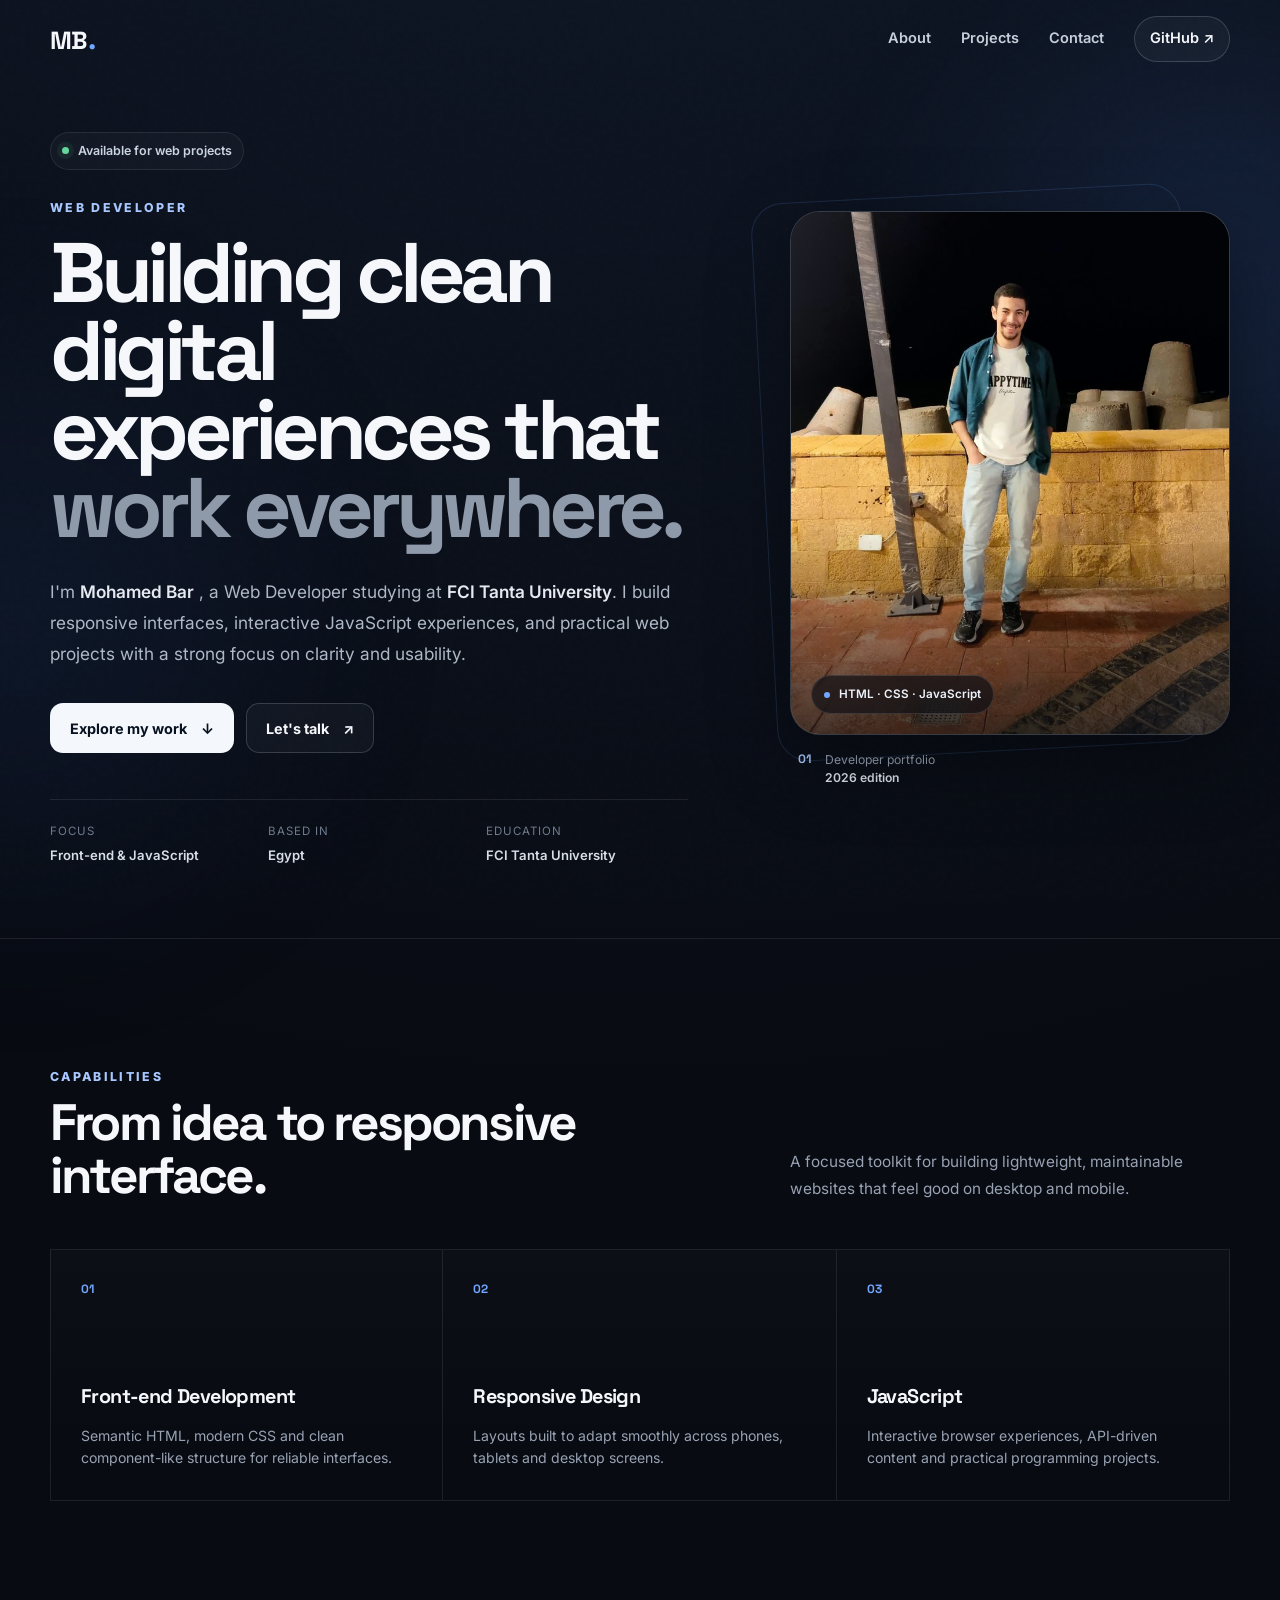
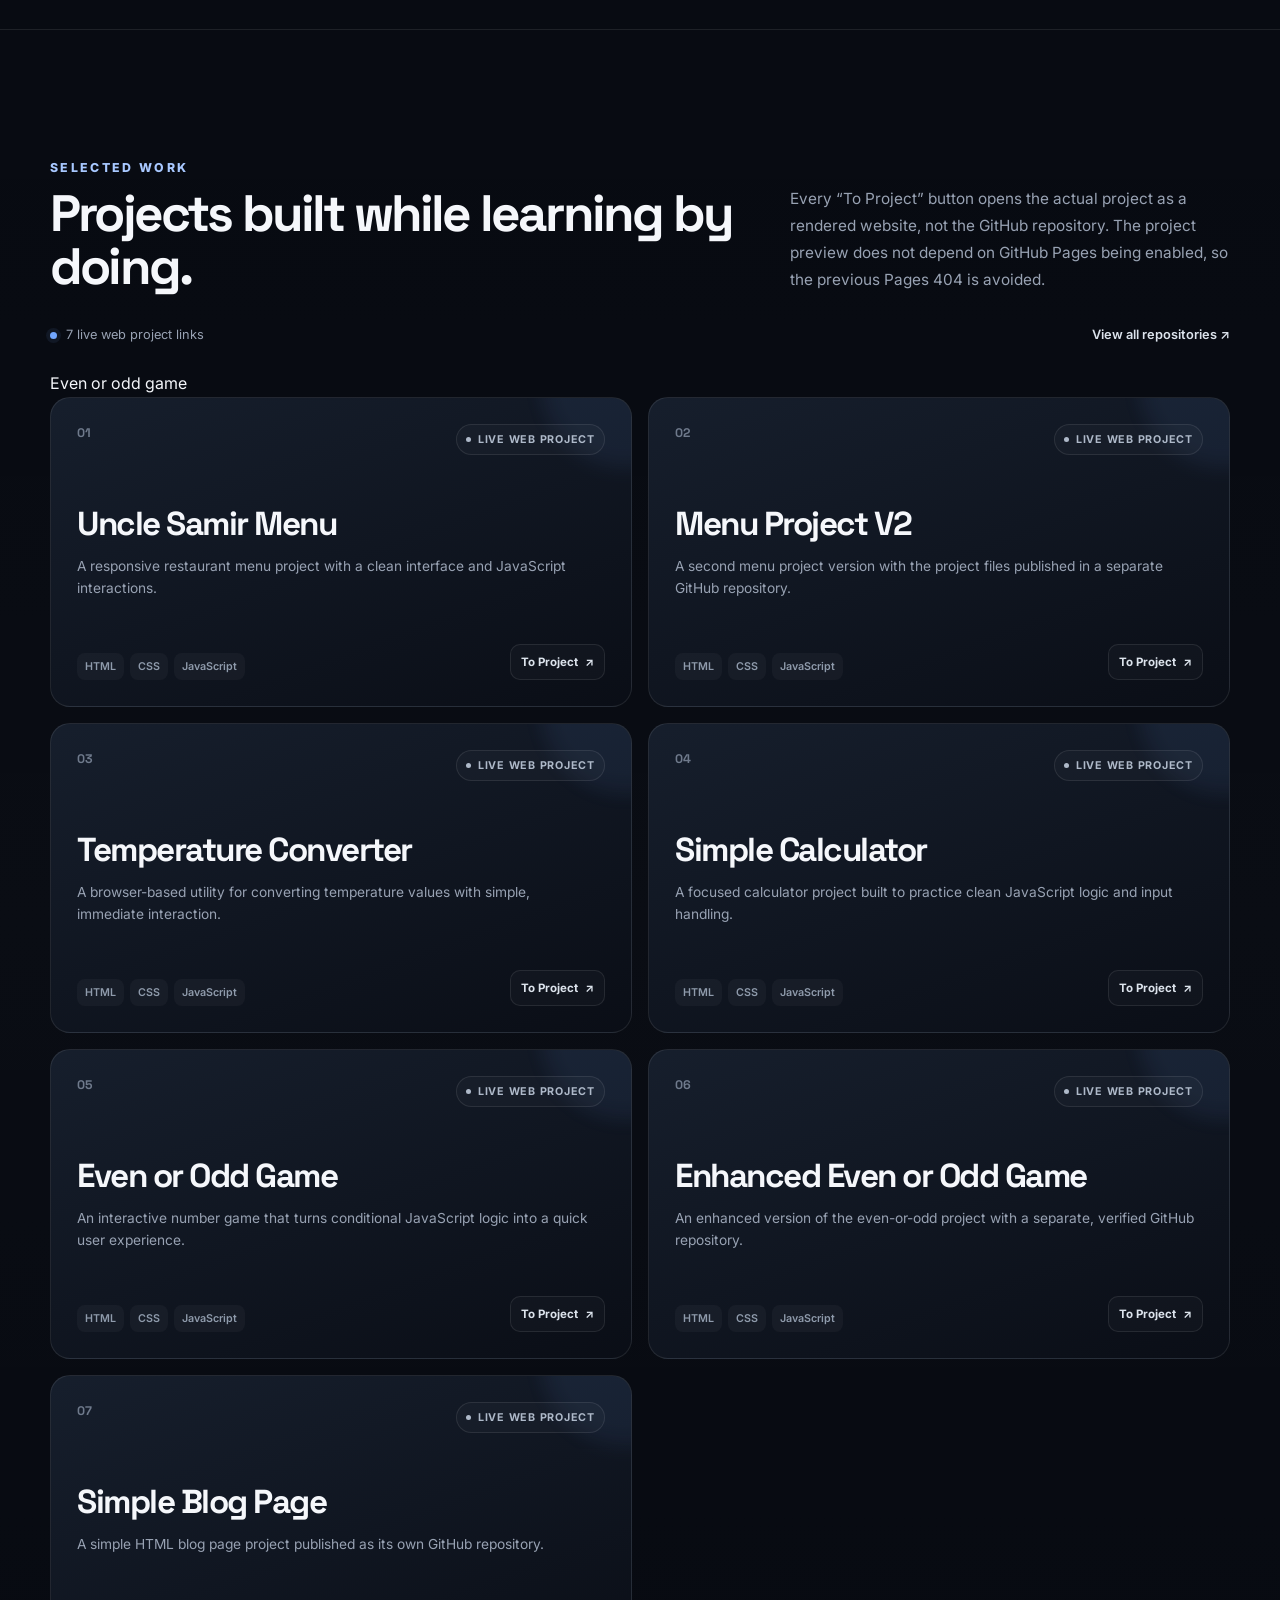
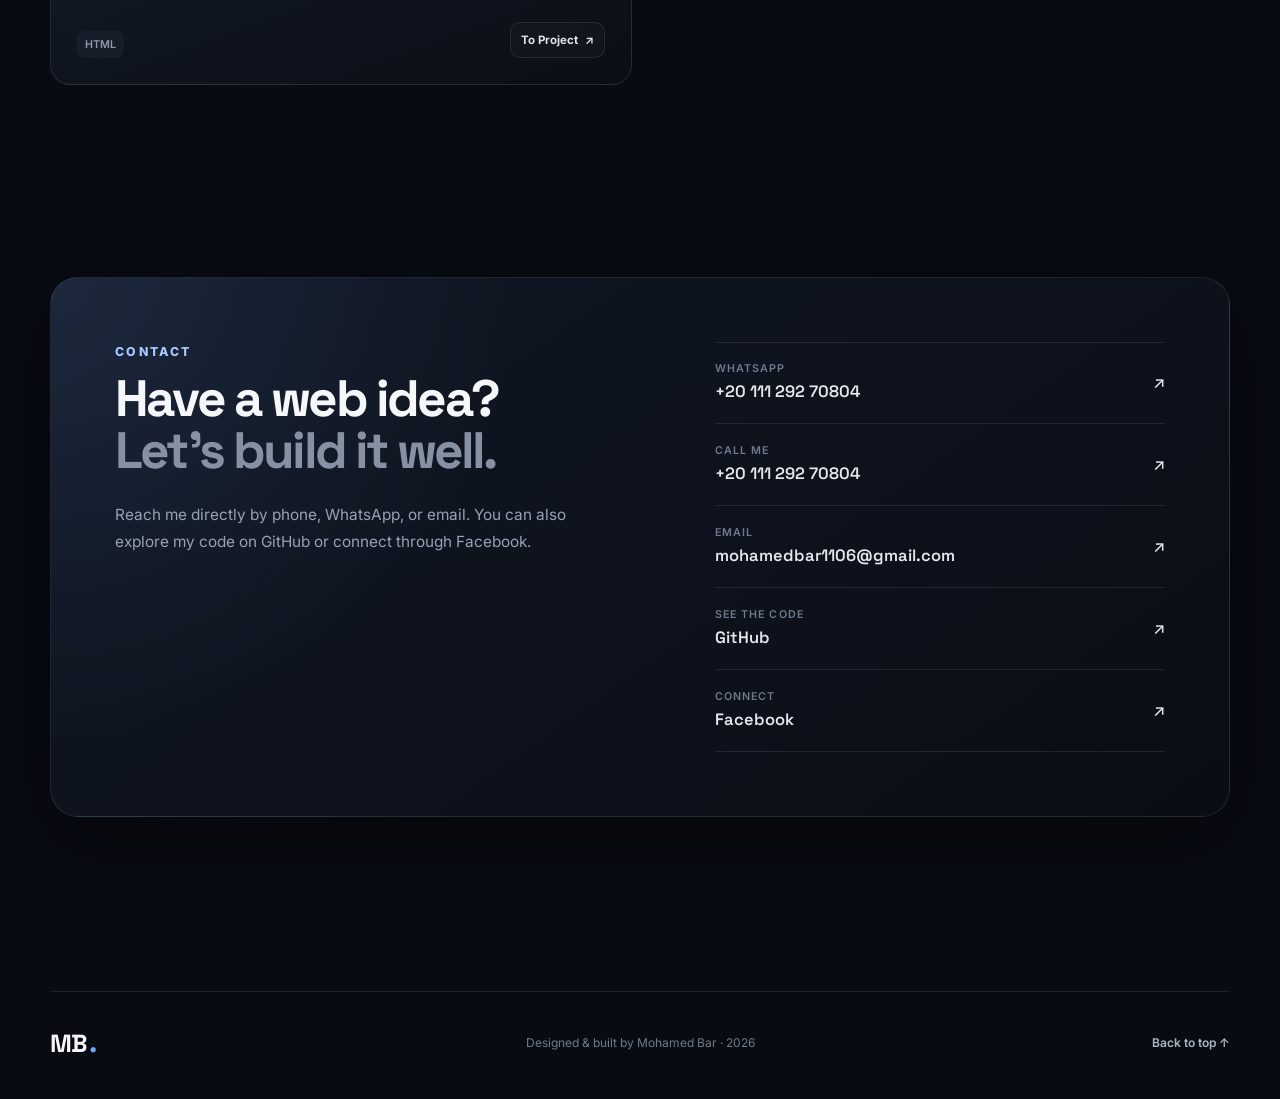
<file: index.html>
<!DOCTYPE html>
<html lang="en">
<head>
  <meta charset="UTF-8">
  <meta name="viewport" content="width=device-width, initial-scale=1.0">
  <meta name="description" content="Mohamed Bar — Web Developer portfolio featuring responsive front-end projects and JavaScript applications.">
  <meta name="theme-color" content="#080b12">
  <meta name="color-scheme" content="dark">
  <title>Mohamed Bar | Web Developer</title>
  <link rel="preconnect" href="https://fonts.googleapis.com">
  <link rel="preconnect" href="https://fonts.gstatic.com" crossorigin>
  <link href="https://fonts.googleapis.com/css2?family=Inter:wght@400;500;600;700;800&family=Space+Grotesk:wght@500;600;700&display=swap" rel="stylesheet">
  <link rel="stylesheet" href="style.css">
</head>
<body>
  <a class="skip-link" href="#main">Skip to content</a>

  <div class="page-noise" aria-hidden="true"></div>
  <div class="orb orb-one" aria-hidden="true"></div>
  <div class="orb orb-two" aria-hidden="true"></div>

  <header class="site-header" id="top">
    <nav class="navbar container" aria-label="Primary navigation">
      <a class="brand" href="#top" aria-label="Mohamed Bar home">
        <span class="brand-mark">MB</span>
        <span class="brand-dot">.</span>
      </a>

      <button class="menu-toggle" type="button" aria-expanded="false" aria-controls="nav-links" aria-label="Open navigation menu">
        <span></span><span></span>
      </button>

      <div class="nav-links" id="nav-links">
        <a href="#about">About</a>
        <a href="#projects">Projects</a>
        <a href="#contact">Contact</a>
        <a class="nav-cta" href="https://github.com/Mohamedbar11062006" target="_blank" rel="noopener noreferrer">GitHub <span aria-hidden="true">↗</span></a>
      </div>
    </nav>
  </header>
  
  <main id="main">
    <section class="hero" id="about">
      <div class="container hero-grid">
        <div class="hero-copy reveal">
          <div class="eyebrow"><span class="status-dot"></span> Available for web projects</div>
          <p class="hero-kicker">WEB DEVELOPER</p>
          <h1>Building clean digital experiences that <span>work everywhere.</span></h1>
          <p class="hero-lead">I'm <strong>Mohamed Bar</strong> , a Web Developer studying at <strong>FCI Tanta University</strong>. I build responsive interfaces, interactive JavaScript experiences, and practical web projects with a strong focus on clarity and usability.</p>

          <div class="hero-actions">
            <a class="button button-primary" href="#projects">Explore my work <span aria-hidden="true">↓</span></a>
            <a class="button button-secondary" href="https://wa.me/2011129270804" target="_blank" rel="noopener noreferrer">Let's talk <span aria-hidden="true">↗</span></a>
          </div>

          <div class="hero-meta" aria-label="Quick profile details">
            <div><span>Focus</span><strong>Front-end & JavaScript</strong></div>
            <div><span>Based in</span><strong>Egypt</strong></div>
            <div><span>Education</span><strong>FCI Tanta University</strong></div>
          </div>
        </div>

        <div class="portrait-wrap reveal" aria-label="Profile photo of Mohamed Bar">
          <div class="portrait-card">
            <img src="assets/profile.webp" alt="Mohamed Bar" width="900" height="900" loading="eager">
            <div class="portrait-shine" aria-hidden="true"></div>
            <div class="portrait-tag"><span></span> HTML · CSS · JavaScript</div>
          </div>
          <div class="portrait-caption"><span>01</span><p>Developer portfolio<br><strong>2026 edition</strong></p></div>
        </div>
      </div>
    </section>

    <section class="section skills-section" aria-labelledby="skills-title">
      <div class="container">
        <div class="section-heading reveal">
          <div>
            <p class="section-label">Capabilities</p>
            <h2 id="skills-title">From idea to responsive interface.</h2>
          </div>
          <p class="section-intro">A focused toolkit for building lightweight, maintainable websites that feel good on desktop and mobile.</p>
        </div>

        <div class="skills-grid">
          <article class="skill-card reveal">
            <span class="skill-index">01</span>
            <h3>Front-end Development</h3>
            <p>Semantic HTML, modern CSS and clean component-like structure for reliable interfaces.</p>
          </article>
          <article class="skill-card reveal">
            <span class="skill-index">02</span>
            <h3>Responsive Design</h3>
            <p>Layouts built to adapt smoothly across phones, tablets and desktop screens.</p>
          </article>
          <article class="skill-card reveal">
            <span class="skill-index">03</span>
            <h3>JavaScript</h3>
            <p>Interactive browser experiences, API-driven content and practical programming projects.</p>
          </article>
        </div>
      </div>
    </section>

    <section class="section projects-section" id="projects" aria-labelledby="projects-title">
      <div class="container">
        <div class="section-heading reveal">
          <div>
            <p class="section-label">Selected work</p>
            <h2 id="projects-title">Projects built while learning by doing.</h2>
          </div>
          <p class="section-intro">Every “To Project” button opens the actual project as a rendered website, not the GitHub repository. The project preview does not depend on GitHub Pages being enabled, so the previous Pages 404 is avoided.</p>
        </div>

        <div class="projects-toolbar reveal">
          <p id="project-status" role="status" aria-live="polite"><span class="status-pulse"></span> Loading live projects…</p>
          <a href="https://github.com/Mohamedbar11062006?tab=repositories" target="_blank" rel="noopener noreferrer">View all repositories <span aria-hidden="true">↗</span></a>
        </div>
               <a href="https://mohamedbar11062006.github.io/Enhanced-Even-or-Odd-Game-Project/">Even or odd game</a>
        <div class="projects-grid" id="projects-grid" aria-live="polite"></div>
      </div>
    </section>

    <section class="section contact-section" id="contact" aria-labelledby="contact-title">
      <div class="container contact-panel reveal">
        <div class="contact-copy">
          <p class="section-label">Contact</p>
          <h2 id="contact-title">Have a web idea?<br><span>Let's build it well.</span></h2>
          <p>Reach me directly by phone, WhatsApp, or email. You can also explore my code on GitHub or connect through Facebook.</p>
        </div>
        <div class="contact-actions">
          <a class="contact-link contact-link-primary" href="https://wa.me/2011129270804" target="_blank" rel="noopener noreferrer">
            <span><small>WhatsApp</small>+20 111 292 70804</span><b aria-hidden="true">↗</b>
          </a>
          <a class="contact-link" href="tel:+2011129270804">
            <span><small>Call me</small>+20 111 292 70804</span><b aria-hidden="true">↗</b>
          </a>
          <a class="contact-link" href="mailto:mohamedbar1106@gmail.com">
            <span><small>Email</small>mohamedbar1106@gmail.com</span><b aria-hidden="true">↗</b>
          </a>
          <a class="contact-link" href="https://github.com/Mohamedbar11062006" target="_blank" rel="noopener noreferrer">
            <span><small>See the code</small>GitHub</span><b aria-hidden="true">↗</b>
          </a>
          <a class="contact-link" href="https://www.facebook.com/mohamed.bar.3363" target="_blank" rel="noopener noreferrer">
            <span><small>Connect</small>Facebook</span><b aria-hidden="true">↗</b>
          </a>
        </div>
      </div>
    </section>
  </main>

  <footer class="footer">
    <div class="container footer-inner">
      <a class="brand footer-brand" href="#top" aria-label="Back to top"><span class="brand-mark">MB</span><span class="brand-dot">.</span></a>
      <p>Designed & built by Mohamed Bar <span aria-hidden="true">·</span> <span id="year">2026</span></p>
      <a href="#top">Back to top ↑</a>
    </div>
  </footer>

  <script src="script.js" defer></script>
</body>
</html>
</file>
<file: style.css>
:root {
  --bg: #080b12;
  --bg-soft: #0d111a;
  --surface: rgba(18, 24, 35, 0.78);
  --surface-solid: #111823;
  --surface-2: #151e2b;
  --text: #f5f7fb;
  --muted: #98a2b3;
  --muted-2: #6f7a8c;
  --accent: #72a7ff;
  --accent-2: #a8c8ff;
  --border: rgba(255, 255, 255, 0.09);
  --border-strong: rgba(255, 255, 255, 0.16);
  --shadow: 0 24px 80px rgba(0, 0, 0, 0.38);
  --radius-lg: 28px;
  --radius-md: 20px;
  --radius-sm: 14px;
  --container: 1180px;
}

* {
  box-sizing: border-box;
  margin: 0;
  padding: 0;
}

html {
  scroll-behavior: smooth;
  scroll-padding-top: 92px;
}

body {
  min-width: 320px;
  overflow-x: hidden;
  font-family: Inter, system-ui, -apple-system, BlinkMacSystemFont, "Segoe UI", sans-serif;
  color: var(--text);
  background:
    radial-gradient(circle at 50% -20%, rgba(69, 116, 193, 0.17), transparent 38%),
    var(--bg);
  line-height: 1.6;
  -webkit-font-smoothing: antialiased;
}

body.menu-open {
  overflow: hidden;
}

a {
  color: inherit;
  text-decoration: none;
}

button,
a {
  -webkit-tap-highlight-color: transparent;
}

button {
  font: inherit;
}

img {
  display: block;
  max-width: 100%;
}

::selection {
  color: #07101e;
  background: var(--accent-2);
}

.container {
  width: min(calc(100% - 40px), var(--container));
  margin-inline: auto;
}

.skip-link {
  position: fixed;
  left: 16px;
  top: -60px;
  z-index: 9999;
  padding: 10px 14px;
  color: #06101f;
  background: #fff;
  border-radius: 10px;
  transition: top 0.2s ease;
}

.skip-link:focus {
  top: 16px;
}

.page-noise {
  position: fixed;
  inset: 0;
  z-index: -4;
  pointer-events: none;
  opacity: 0.28;
  background-image: url("data:image/svg+xml,%3Csvg viewBox='0 0 180 180' xmlns='http://www.w3.org/2000/svg'%3E%3Cfilter id='n'%3E%3CfeTurbulence type='fractalNoise' baseFrequency='.9' numOctaves='2' stitchTiles='stitch'/%3E%3C/filter%3E%3Crect width='100%25' height='100%25' filter='url(%23n)' opacity='.05'/%3E%3C/svg%3E");
}

.orb {
  position: fixed;
  z-index: -3;
  width: 460px;
  height: 460px;
  border-radius: 50%;
  filter: blur(120px);
  pointer-events: none;
  opacity: 0.14;
}

.orb-one {
  top: 8%;
  right: -180px;
  background: #4f8cff;
}

.orb-two {
  left: -220px;
  bottom: 5%;
  background: #284c91;
}

.site-header {
  position: fixed;
  top: 0;
  left: 0;
  z-index: 1000;
  width: 100%;
  border-bottom: 1px solid transparent;
  transition: background 0.25s ease, border-color 0.25s ease, backdrop-filter 0.25s ease;
}

.site-header.scrolled {
  background: rgba(8, 11, 18, 0.78);
  border-color: var(--border);
  backdrop-filter: blur(18px);
  -webkit-backdrop-filter: blur(18px);
}

.navbar {
  min-height: 78px;
  display: flex;
  align-items: center;
  justify-content: space-between;
}

.brand {
  display: inline-flex;
  align-items: baseline;
  font-family: "Space Grotesk", Inter, sans-serif;
  font-weight: 700;
  letter-spacing: -0.06em;
}

.brand-mark {
  font-size: 1.55rem;
}

.brand-dot {
  margin-left: 2px;
  color: var(--accent);
  font-size: 1.75rem;
}

.nav-links {
  display: flex;
  align-items: center;
  gap: 30px;
  font-size: 0.91rem;
  font-weight: 600;
  color: #c7cfdb;
}

.nav-links > a:not(.nav-cta) {
  position: relative;
  padding-block: 8px;
}

.nav-links > a:not(.nav-cta)::after {
  content: "";
  position: absolute;
  left: 0;
  bottom: 2px;
  width: 100%;
  height: 1px;
  background: var(--accent);
  transform: scaleX(0);
  transform-origin: right;
  transition: transform 0.25s ease;
}

.nav-links > a:not(.nav-cta):hover::after,
.nav-links > a:not(.nav-cta):focus-visible::after {
  transform: scaleX(1);
  transform-origin: left;
}

.nav-cta {
  padding: 10px 15px;
  border: 1px solid var(--border-strong);
  border-radius: 999px;
  color: var(--text);
  background: rgba(255,255,255,0.035);
  transition: transform 0.2s ease, border-color 0.2s ease, background 0.2s ease;
}

.nav-cta:hover {
  transform: translateY(-1px);
  border-color: rgba(114, 167, 255, 0.48);
  background: rgba(114, 167, 255, 0.08);
}

.menu-toggle {
  display: none;
  width: 44px;
  height: 44px;
  align-items: center;
  justify-content: center;
  flex-direction: column;
  gap: 7px;
  border: 1px solid var(--border);
  border-radius: 12px;
  color: var(--text);
  background: rgba(255,255,255,0.04);
  cursor: pointer;
}

.menu-toggle span {
  width: 18px;
  height: 1.5px;
  background: currentColor;
  transition: transform 0.25s ease;
}

.menu-toggle[aria-expanded="true"] span:first-child {
  transform: translateY(4.25px) rotate(45deg);
}

.menu-toggle[aria-expanded="true"] span:last-child {
  transform: translateY(-4.25px) rotate(-45deg);
}

.hero {
  position: relative;
  min-height: 100svh;
  display: flex;
  align-items: center;
  padding: 132px 0 72px;
}

.hero-grid {
  display: grid;
  grid-template-columns: minmax(0, 1.17fr) minmax(340px, 0.83fr);
  align-items: center;
  gap: clamp(50px, 7vw, 96px);
}

.eyebrow {
  width: fit-content;
  display: inline-flex;
  align-items: center;
  gap: 9px;
  padding: 8px 11px;
  margin-bottom: 28px;
  border: 1px solid var(--border);
  border-radius: 999px;
  color: #cbd4e1;
  background: rgba(255,255,255,0.028);
  font-size: 0.78rem;
  font-weight: 600;
}

.status-dot {
  width: 7px;
  height: 7px;
  border-radius: 50%;
  background: #66d69e;
  box-shadow: 0 0 0 5px rgba(102, 214, 158, 0.08);
}

.hero-kicker,
.section-label {
  color: var(--accent-2);
  font-size: 0.77rem;
  font-weight: 800;
  letter-spacing: 0.19em;
  text-transform: uppercase;
}

.hero-kicker {
  margin-bottom: 16px;
}

.hero h1 {
  max-width: 760px;
  font-family: "Space Grotesk", Inter, sans-serif;
  font-size: clamp(3.45rem, 6.6vw, 6.7rem);
  line-height: 0.93;
  letter-spacing: -0.065em;
}

.hero h1 span {
  color: #8e99aa;
}

.hero-lead {
  max-width: 680px;
  margin-top: 28px;
  color: #aeb8c6;
  font-size: clamp(1rem, 1.35vw, 1.15rem);
  line-height: 1.8;
}

.hero-lead strong {
  color: #e6eaf0;
  font-weight: 600;
}

.hero-actions {
  display: flex;
  flex-wrap: wrap;
  gap: 12px;
  margin-top: 34px;
}

.button {
  min-height: 50px;
  display: inline-flex;
  align-items: center;
  justify-content: center;
  gap: 14px;
  padding: 0 19px;
  border: 1px solid transparent;
  border-radius: 13px;
  font-size: 0.9rem;
  font-weight: 700;
  transition: transform 0.2s ease, border-color 0.2s ease, background 0.2s ease;
}

.button:hover {
  transform: translateY(-2px);
}

.button-primary {
  color: #081120;
  background: #f4f7fb;
}

.button-primary:hover {
  background: #dfe9fb;
}

.button-secondary {
  color: var(--text);
  border-color: var(--border-strong);
  background: rgba(255,255,255,0.035);
}

.button-secondary:hover {
  border-color: rgba(114, 167, 255, 0.45);
  background: rgba(114, 167, 255, 0.08);
}

.hero-meta {
  display: grid;
  grid-template-columns: repeat(3, minmax(0, 1fr));
  gap: 16px;
  max-width: 720px;
  margin-top: 46px;
  padding-top: 22px;
  border-top: 1px solid var(--border);
}

.hero-meta div {
  display: flex;
  flex-direction: column;
  gap: 4px;
}

.hero-meta span {
  color: var(--muted-2);
  font-size: 0.72rem;
  text-transform: uppercase;
  letter-spacing: 0.09em;
}

.hero-meta strong {
  color: #d7dee8;
  font-size: 0.82rem;
  font-weight: 600;
}

.portrait-wrap {
  position: relative;
  width: min(100%, 440px);
  justify-self: end;
}

.portrait-wrap::before {
  content: "";
  position: absolute;
  inset: -18px 36px 34px -26px;
  z-index: -1;
  border: 1px solid rgba(114, 167, 255, 0.16);
  border-radius: 32px;
  transform: rotate(-3deg);
}

.portrait-card {
  position: relative;
  aspect-ratio: 0.84 / 1;
  overflow: hidden;
  border: 1px solid var(--border-strong);
  border-radius: 30px;
  background: var(--surface-solid);
  box-shadow: var(--shadow);
}

.portrait-card img {
  width: 100%;
  height: 100%;
  object-fit: cover;
  object-position: center 24%;
  filter: saturate(0.9) contrast(1.03);
}

.portrait-card::after {
  content: "";
  position: absolute;
  inset: 0;
  background: linear-gradient(to top, rgba(5, 8, 14, 0.72), transparent 42%);
  pointer-events: none;
}

.portrait-shine {
  position: absolute;
  inset: 0;
  z-index: 2;
  pointer-events: none;
  background: linear-gradient(118deg, rgba(255,255,255,0.1), transparent 23%, transparent 76%, rgba(114,167,255,0.08));
}

.portrait-tag {
  position: absolute;
  left: 20px;
  bottom: 20px;
  z-index: 3;
  display: flex;
  align-items: center;
  gap: 9px;
  padding: 9px 12px;
  border: 1px solid rgba(255,255,255,0.13);
  border-radius: 999px;
  color: #eef3fb;
  background: rgba(7, 11, 18, 0.62);
  backdrop-filter: blur(12px);
  font-size: 0.73rem;
  font-weight: 600;
}

.portrait-tag span {
  width: 6px;
  height: 6px;
  border-radius: 50%;
  background: var(--accent);
}

.portrait-caption {
  display: flex;
  align-items: flex-start;
  gap: 13px;
  padding: 16px 8px 0;
  color: var(--muted);
  font-size: 0.76rem;
  line-height: 1.45;
}

.portrait-caption > span {
  color: var(--accent-2);
  font-family: "Space Grotesk", sans-serif;
  font-weight: 700;
}

.portrait-caption strong {
  color: #dbe2ec;
  font-weight: 600;
}

.section {
  padding: clamp(88px, 10vw, 136px) 0;
}

.skills-section {
  border-top: 1px solid var(--border);
}

.section-heading {
  display: grid;
  grid-template-columns: minmax(0, 1fr) minmax(280px, 440px);
  align-items: end;
  gap: 40px;
  margin-bottom: 46px;
}

.section-label {
  margin-bottom: 11px;
}

.section-heading h2,
.contact-copy h2 {
  font-family: "Space Grotesk", Inter, sans-serif;
  font-size: clamp(2.2rem, 4vw, 4.25rem);
  line-height: 1.03;
  letter-spacing: -0.055em;
}

.section-intro,
.contact-copy > p:last-child {
  color: var(--muted);
  font-size: 0.96rem;
  line-height: 1.75;
}

.skills-grid {
  display: grid;
  grid-template-columns: repeat(3, minmax(0, 1fr));
  border-top: 1px solid var(--border);
  border-bottom: 1px solid var(--border);
}

.skill-card {
  min-height: 250px;
  display: flex;
  flex-direction: column;
  padding: 30px;
  border-right: 1px solid var(--border);
  background: linear-gradient(180deg, rgba(255,255,255,0.018), transparent);
  transition: background 0.25s ease;
}

.skill-card:first-child {
  border-left: 1px solid var(--border);
}

.skill-card:hover {
  background: linear-gradient(180deg, rgba(114,167,255,0.07), rgba(255,255,255,0.012));
}

.skill-index {
  margin-bottom: auto;
  color: var(--accent);
  font-family: "Space Grotesk", sans-serif;
  font-size: 0.75rem;
  font-weight: 700;
}

.skill-card h3 {
  margin-top: 52px;
  font-family: "Space Grotesk", sans-serif;
  font-size: 1.24rem;
  letter-spacing: -0.03em;
}

.skill-card p {
  margin-top: 12px;
  color: var(--muted);
  font-size: 0.88rem;
}

.projects-section {
  position: relative;
  background: linear-gradient(180deg, transparent, rgba(255,255,255,0.012), transparent);
  border-top: 1px solid var(--border);
}

.projects-toolbar {
  display: flex;
  align-items: center;
  justify-content: space-between;
  gap: 20px;
  margin: -15px 0 26px;
  color: var(--muted);
  font-size: 0.8rem;
}

.projects-toolbar p {
  display: inline-flex;
  align-items: center;
  gap: 9px;
}

.status-pulse {
  width: 7px;
  height: 7px;
  border-radius: 50%;
  background: var(--accent);
  box-shadow: 0 0 0 4px rgba(114,167,255,0.08);
}

.projects-toolbar a {
  color: #dce3ec;
  font-weight: 600;
  transition: color 0.2s ease;
}

.projects-toolbar a:hover {
  color: var(--accent-2);
}

.projects-grid {
  display: grid;
  grid-template-columns: repeat(2, minmax(0, 1fr));
  gap: 16px;
}

.project-card {
  position: relative;
  min-height: 310px;
  overflow: hidden;
  display: flex;
  flex-direction: column;
  padding: 26px;
  border: 1px solid var(--border);
  border-radius: var(--radius-md);
  background: linear-gradient(160deg, rgba(24, 33, 47, 0.92), rgba(11, 15, 23, 0.92));
  transition: transform 0.25s ease, border-color 0.25s ease, box-shadow 0.25s ease;
}

.project-card::before {
  content: "";
  position: absolute;
  width: 170px;
  height: 170px;
  top: -100px;
  right: -80px;
  border-radius: 50%;
  background: var(--project-glow, rgba(114,167,255,0.12));
  filter: blur(10px);
  opacity: 0.65;
  transition: transform 0.35s ease;
}

.project-card:hover {
  transform: translateY(-4px);
  border-color: rgba(114,167,255,0.28);
  box-shadow: 0 24px 60px rgba(0,0,0,0.22);
}

.project-card:hover::before {
  transform: scale(1.16);
}

.project-top,
.project-footer {
  position: relative;
  z-index: 1;
}

.project-top {
  display: flex;
  align-items: flex-start;
  justify-content: space-between;
  gap: 20px;
}

.project-number {
  color: var(--muted-2);
  font-family: "Space Grotesk", sans-serif;
  font-size: 0.78rem;
  font-weight: 700;
}

.project-badge {
  display: inline-flex;
  align-items: center;
  gap: 7px;
  padding: 6px 9px;
  border: 1px solid var(--border);
  border-radius: 999px;
  color: #aeb9c9;
  background: rgba(255,255,255,0.025);
  font-size: 0.67rem;
  font-weight: 700;
  text-transform: uppercase;
  letter-spacing: 0.07em;
}

.project-badge::before {
  content: "";
  width: 5px;
  height: 5px;
  border-radius: 50%;
  background: currentColor;
}

.project-card h3 {
  position: relative;
  z-index: 1;
  margin-top: 52px;
  font-family: "Space Grotesk", sans-serif;
  font-size: clamp(1.55rem, 2.6vw, 2.1rem);
  line-height: 1.05;
  letter-spacing: -0.045em;
}

.project-card > p {
  position: relative;
  z-index: 1;
  max-width: 520px;
  margin-top: 13px;
  color: var(--muted);
  font-size: 0.86rem;
}

.project-footer {
  margin-top: auto;
  padding-top: 30px;
  display: flex;
  align-items: end;
  justify-content: space-between;
  gap: 18px;
}

.project-tech {
  display: flex;
  flex-wrap: wrap;
  gap: 6px;
}

.project-tech span {
  padding: 5px 8px;
  border-radius: 8px;
  color: #8f9bac;
  background: rgba(255,255,255,0.035);
  font-size: 0.67rem;
  font-weight: 600;
}

.project-links {
  display: flex;
  flex-wrap: wrap;
  justify-content: flex-end;
  gap: 8px;
}

.project-link {
  display: inline-flex;
  align-items: center;
  gap: 7px;
  padding: 8px 10px;
  border: 1px solid var(--border);
  border-radius: 10px;
  color: #dce3ec;
  background: rgba(255,255,255,0.025);
  font-size: 0.72rem;
  font-weight: 700;
  transition: border-color 0.2s ease, background 0.2s ease, color 0.2s ease;
}

.project-link:hover {
  color: #fff;
  border-color: rgba(114,167,255,0.35);
  background: rgba(114,167,255,0.08);
}

.contact-section {
  padding-top: 64px;
}

.contact-panel {
  display: grid;
  grid-template-columns: minmax(0, 1.05fr) minmax(330px, 0.95fr);
  gap: clamp(50px, 8vw, 110px);
  padding: clamp(34px, 5vw, 64px);
  border: 1px solid var(--border);
  border-radius: var(--radius-lg);
  background:
    radial-gradient(circle at 0 0, rgba(114,167,255,0.12), transparent 36%),
    linear-gradient(145deg, rgba(18,25,37,0.94), rgba(10,14,22,0.94));
  box-shadow: var(--shadow);
}

.contact-copy h2 span {
  color: #8692a4;
}

.contact-copy > p:last-child {
  max-width: 560px;
  margin-top: 24px;
}

.contact-actions {
  display: flex;
  flex-direction: column;
  justify-content: center;
}

.contact-link {
  display: flex;
  align-items: center;
  justify-content: space-between;
  gap: 20px;
  min-height: 82px;
  padding: 14px 0;
  border-bottom: 1px solid var(--border);
  color: #e3e8ef;
  transition: color 0.2s ease, padding 0.2s ease;
}

.contact-link:first-child {
  border-top: 1px solid var(--border);
}

.contact-link:hover {
  padding-left: 8px;
  color: var(--accent-2);
}

.contact-link span {
  display: flex;
  flex-direction: column;
  gap: 2px;
  font-family: "Space Grotesk", sans-serif;
  font-size: 1.03rem;
  font-weight: 600;
}

.contact-link small {
  color: var(--muted-2);
  font-family: Inter, sans-serif;
  font-size: 0.67rem;
  font-weight: 600;
  text-transform: uppercase;
  letter-spacing: 0.1em;
}

.contact-link b {
  font-size: 1rem;
  font-weight: 500;
}

.footer {
  padding: 46px 0 34px;
}

.footer-inner {
  display: grid;
  grid-template-columns: 1fr auto 1fr;
  align-items: center;
  gap: 20px;
  padding-top: 28px;
  border-top: 1px solid var(--border);
  color: var(--muted-2);
  font-size: 0.75rem;
}

.footer-inner > a:last-child {
  justify-self: end;
  color: #adb7c5;
  font-weight: 600;
}

.footer-brand {
  justify-self: start;
  color: var(--text);
}

.reveal {
  opacity: 0;
  transform: translateY(18px);
  transition: opacity 0.7s ease, transform 0.7s cubic-bezier(.2,.7,.2,1);
}

.reveal.is-visible {
  opacity: 1;
  transform: translateY(0);
}

:focus-visible {
  outline: 2px solid var(--accent);
  outline-offset: 4px;
}

@media (max-width: 960px) {
  .hero {
    min-height: auto;
    padding-top: 128px;
  }

  .hero-grid {
    grid-template-columns: 1fr;
  }

  .portrait-wrap {
    width: min(78vw, 470px);
    justify-self: start;
    margin-top: 10px;
  }

  .hero h1 {
    max-width: 820px;
  }

  .section-heading {
    grid-template-columns: 1fr;
    gap: 18px;
  }

  .section-intro {
    max-width: 620px;
  }

  .contact-panel {
    grid-template-columns: 1fr;
  }
}

@media (max-width: 760px) {
  .container {
    width: min(calc(100% - 28px), var(--container));
  }

  .navbar {
    min-height: 70px;
  }

  .menu-toggle {
    display: flex;
  }

  .nav-links {
    position: fixed;
    top: 71px;
    left: 14px;
    right: 14px;
    display: flex;
    flex-direction: column;
    align-items: stretch;
    gap: 0;
    padding: 12px;
    border: 1px solid var(--border-strong);
    border-radius: 16px;
    background: rgba(13, 17, 26, 0.97);
    box-shadow: var(--shadow);
    backdrop-filter: blur(18px);
    opacity: 0;
    visibility: hidden;
    transform: translateY(-8px);
    transition: opacity 0.2s ease, visibility 0.2s ease, transform 0.2s ease;
  }

  .nav-links.open {
    opacity: 1;
    visibility: visible;
    transform: translateY(0);
  }

  .nav-links a,
  .nav-cta {
    width: 100%;
    padding: 13px 12px !important;
    border: 0;
    border-radius: 10px;
  }

  .nav-links a:hover {
    background: rgba(255,255,255,0.045);
  }

  .hero {
    padding: 108px 0 62px;
  }

  .hero h1 {
    font-size: clamp(3.05rem, 15vw, 5.2rem);
  }

  .hero-lead {
    margin-top: 23px;
    line-height: 1.72;
  }

  .hero-meta {
    grid-template-columns: 1fr;
    gap: 12px;
  }

  .hero-meta div {
    flex-direction: row;
    justify-content: space-between;
    gap: 24px;
  }

  .portrait-wrap {
    width: 100%;
  }

  .portrait-card {
    aspect-ratio: 0.93 / 1;
    border-radius: 24px;
  }

  .portrait-wrap::before {
    display: none;
  }

  .section {
    padding: 84px 0;
  }

  .section-heading {
    margin-bottom: 34px;
  }

  .skills-grid {
    grid-template-columns: 1fr;
    border: 0;
  }

  .skill-card,
  .skill-card:first-child {
    min-height: 220px;
    border: 1px solid var(--border);
    border-bottom: 0;
  }

  .skill-card:first-child {
    border-radius: 18px 18px 0 0;
  }

  .skill-card:last-child {
    border-bottom: 1px solid var(--border);
    border-radius: 0 0 18px 18px;
  }

  .projects-toolbar {
    align-items: flex-start;
    flex-direction: column;
    margin-top: -7px;
  }

  .projects-grid {
    grid-template-columns: 1fr;
  }

  .project-card {
    min-height: 295px;
    padding: 22px;
  }

  .project-footer {
    align-items: flex-start;
    flex-direction: column;
  }

  .project-links {
    justify-content: flex-start;
  }

  .contact-panel {
    width: min(calc(100% - 28px), var(--container));
    padding: 28px 22px;
    border-radius: 22px;
  }

  .footer-inner {
    grid-template-columns: 1fr auto;
  }

  .footer-inner p {
    grid-column: 1 / -1;
    grid-row: 2;
  }
}

@media (max-width: 460px) {
  .hero-actions {
    flex-direction: column;
  }

  .button {
    width: 100%;
  }

  .hero h1 {
    letter-spacing: -0.075em;
  }

  .portrait-tag {
    left: 14px;
    right: 14px;
    bottom: 14px;
    justify-content: center;
  }

  .projects-toolbar > a {
    display: none;
  }
}

@media (prefers-reduced-motion: reduce) {
  html {
    scroll-behavior: auto;
  }

  *,
  *::before,
  *::after {
    scroll-behavior: auto !important;
    transition-duration: 0.01ms !important;
    animation-duration: 0.01ms !important;
    animation-iteration-count: 1 !important;
  }

  .reveal {
    opacity: 1;
    transform: none;
  }
}
</file>
